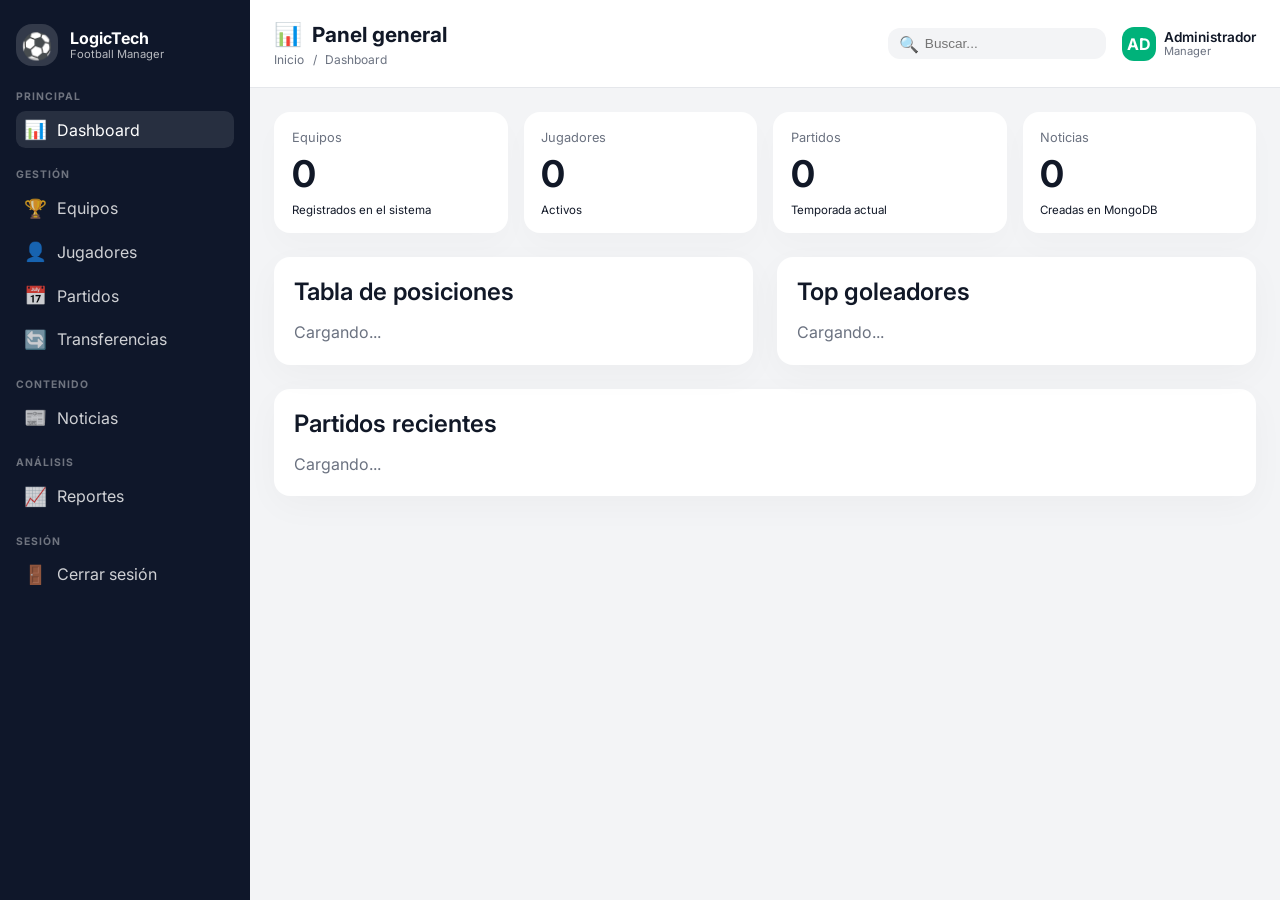
<file: app/FRONT/templates/index.html>
<!DOCTYPE html>
<html lang="es">
<head>
  <meta charset="UTF-8" />
  <title>Dashboard | LogicTech Football</title>
  <meta name="viewport" content="width=device-width,initial-scale=1.0" />
  <link href="https://fonts.googleapis.com/css2?family=Inter:wght@300;400;500;600;700;800&family=Poppins:wght@400;500;600;700;800&display=swap" rel="stylesheet" />
  <link rel="stylesheet" href="../static/css/main.css" />
  <link rel="stylesheet" href="../static/css/dashboard.css" />
</head>
<body>
  <div class="app-container">
    <aside class="sidebar">
      <div class="sidebar-header">
        <a href="index.html" class="logo">
          <div class="logo-icon">⚽</div>
          <div class="logo-text">
            <span class="logo-title">LogicTech</span>
            <span class="logo-subtitle">Football Manager</span>
          </div>
        </a>
      </div>
      <nav class="sidebar-nav">
        <div class="nav-section">
          <h3 class="nav-section-title">Principal</h3>
          <div class="nav-item">
            <a href="index.html" class="nav-link active">
              <span class="nav-icon">📊</span>
              <span class="nav-text">Dashboard</span>
            </a>
          </div>
        </div>

        <div class="nav-section">
          <h3 class="nav-section-title">Gestión</h3>
          <div class="nav-item">
            <a href="equipos.html" class="nav-link">
              <span class="nav-icon">🏆</span>
              <span class="nav-text">Equipos</span>
            </a>
          </div>
          <div class="nav-item">
            <a href="jugadores.html" class="nav-link">
              <span class="nav-icon">👤</span>
              <span class="nav-text">Jugadores</span>
            </a>
          </div>
          <div class="nav-item">
            <a href="partidos.html" class="nav-link">
              <span class="nav-icon">📅</span>
              <span class="nav-text">Partidos</span>
            </a>
          </div>
          <div class="nav-item">
            <a href="transferencias.html" class="nav-link">
              <span class="nav-icon">🔄</span>
              <span class="nav-text">Transferencias</span>
            </a>
          </div>
        </div>

        <div class="nav-section">
          <h3 class="nav-section-title">Contenido</h3>
          <div class="nav-item">
            <a href="noticias.html" class="nav-link">
              <span class="nav-icon">📰</span>
              <span class="nav-text">Noticias</span>
            </a>
          </div>
        </div>

        <div class="nav-section">
          <h3 class="nav-section-title">Análisis</h3>
          <div class="nav-item">
            <a href="reportes.html" class="nav-link">
              <span class="nav-icon">📈</span>
              <span class="nav-text">Reportes</span>
            </a>
          </div>
        </div>

        <div class="nav-section">
          <h3 class="nav-section-title">Sesión</h3>
          <div class="nav-item">
            <a href="login.html" class="nav-link" id="logout-link">
              <span class="nav-icon">🚪</span>
              <span class="nav-text">Cerrar sesión</span>
            </a>
          </div>
        </div>
      </nav>
    </aside>

    <main class="main-content">
      <header class="header">
        <div class="header-left">
          <h1 class="page-title">
            <span class="page-title-icon">📊</span>
            Panel general
          </h1>
          <div class="breadcrumb">
            <span class="breadcrumb-item">Inicio</span>
            <span class="breadcrumb-separator">/</span>
            <span class="breadcrumb-item">Dashboard</span>
          </div>
        </div>

        <div class="header-right">
          <div class="search-bar">
            <span class="search-icon">🔍</span>
            <input type="text" class="search-input" placeholder="Buscar..." />
          </div>
          <div class="user-profile">
            <div class="user-avatar" id="user-avatar">AD</div>
            <div class="user-info">
              <div class="user-name" id="user-name">Administrador</div>
              <div class="user-role">Manager</div>
            </div>
          </div>
        </div>
      </header>

      <div class="content">
        <div class="stats-grid">
          <div class="stat-card">
            <div class="stat-title">Equipos</div>
            <div class="stat-value" id="stat-equipos">0</div>
            <div class="stat-footer">Registrados en el sistema</div>
          </div>
          <div class="stat-card">
            <div class="stat-title">Jugadores</div>
            <div class="stat-value" id="stat-jugadores">0</div>
            <div class="stat-footer">Activos</div>
          </div>
          <div class="stat-card">
            <div class="stat-title">Partidos</div>
            <div class="stat-value" id="stat-partidos">0</div>
            <div class="stat-footer">Temporada actual</div>
          </div>
          <div class="stat-card">
            <div class="stat-title">Noticias</div>
            <div class="stat-value" id="stat-noticias">0</div>
            <div class="stat-footer">Creadas en MongoDB</div>
          </div>
        </div>

        <div class="grid-2">
          <div class="card">
            <h2 class="card-title">Tabla de posiciones</h2>
            <div id="tabla-posiciones" class="table-container small">
              <p class="muted">Cargando...</p>
            </div>
          </div>

          <div class="card">
            <h2 class="card-title">Top goleadores</h2>
            <div id="top-goleadores">
              <p class="muted">Cargando...</p>
            </div>
          </div>
        </div>

        <div class="card">
          <h2 class="card-title">Partidos recientes</h2>
          <div id="recent-matches" class="matches-grid">
            <p class="muted">Cargando...</p>
          </div>
        </div>
      </div>
    </main>
  </div>

  <div class="toast-container" id="toast-container"></div>

  <script src="../static/js/config.js"></script>
  <script src="../static/js/api.js"></script>
  <script src="../static/js/ui.js"></script>
  <script src="../static/js/dashboard.js"></script>
</body>
</html>
</file>
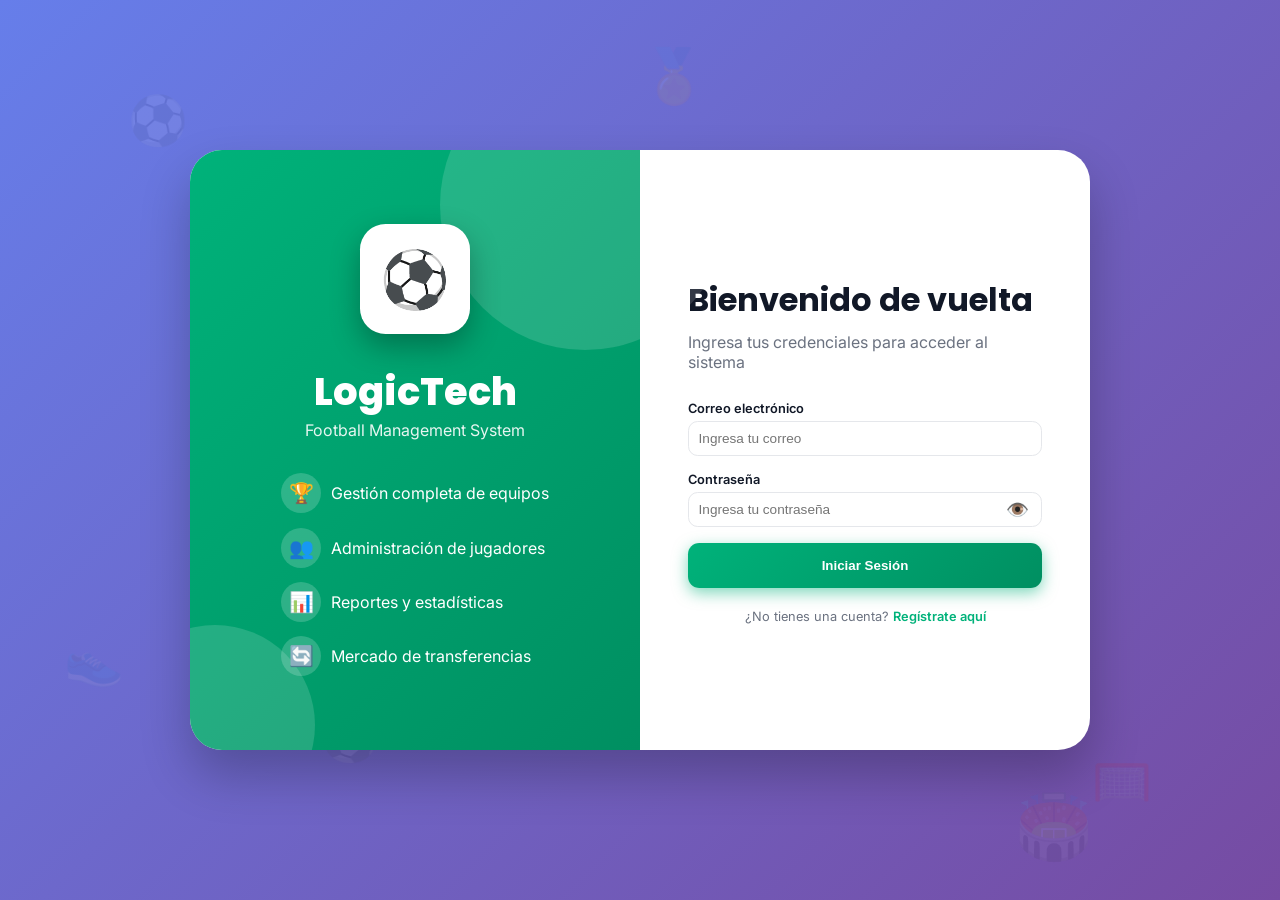
<file: app/FRONT/templates/equipos.html>
<!DOCTYPE html>
<html lang="es">
<head>
  <meta charset="UTF-8" />
  <title>Equipos | LogicTech Football</title>
  <meta name="viewport" content="width=device-width,initial-scale=1.0" />
  <link href="https://fonts.googleapis.com/css2?family=Inter:wght@300;400;500;600;700;800&family=Poppins:wght@400;500;600;700;800&display=swap" rel="stylesheet" />
  <link rel="stylesheet" href="../static/css/main.css" />
  <link rel="stylesheet" href="../static/css/equipos.css" />
</head>
<body>
  <div class="app-container">
    <aside class="sidebar">
      <div class="sidebar-header">
        <a href="index.html" class="logo">
          <div class="logo-icon">⚽</div>
          <div class="logo-text">
            <span class="logo-title">LogicTech</span>
            <span class="logo-subtitle">Football Manager</span>
          </div>
        </a>
      </div>
      <nav class="sidebar-nav">
        <div class="nav-section">
          <h3 class="nav-section-title">Principal</h3>
          <div class="nav-item">
            <a href="index.html" class="nav-link">
              <span class="nav-icon">📊</span>
              <span class="nav-text">Dashboard</span>
            </a>
          </div>
        </div>
        <div class="nav-section">
          <h3 class="nav-section-title">Gestión</h3>
          <div class="nav-item">
            <a href="equipos.html" class="nav-link active">
              <span class="nav-icon">🏆</span>
              <span class="nav-text">Equipos</span>
            </a>
          </div>
          <div class="nav-item">
            <a href="jugadores.html" class="nav-link">
              <span class="nav-icon">👤</span>
              <span class="nav-text">Jugadores</span>
            </a>
          </div>
          <div class="nav-item">
            <a href="partidos.html" class="nav-link">
              <span class="nav-icon">📅</span>
              <span class="nav-text">Partidos</span>
            </a>
          </div>
          <div class="nav-item">
            <a href="transferencias.html" class="nav-link">
              <span class="nav-icon">🔄</span>
              <span class="nav-text">Transferencias</span>
            </a>
          </div>
        </div>
        <div class="nav-section">
          <h3 class="nav-section-title">Contenido</h3>
          <div class="nav-item">
            <a href="noticias.html" class="nav-link">
              <span class="nav-icon">📰</span>
              <span class="nav-text">Noticias</span>
            </a>
          </div>
        </div>
        <div class="nav-section">
          <h3 class="nav-section-title">Análisis</h3>
          <div class="nav-item">
            <a href="reportes.html" class="nav-link">
              <span class="nav-icon">📈</span>
              <span class="nav-text">Reportes</span>
            </a>
          </div>
        </div>
        <div class="nav-section">
          <h3 class="nav-section-title">Sesión</h3>
          <div class="nav-item">
            <a href="login.html" class="nav-link" id="logout-link">
              <span class="nav-icon">🚪</span>
              <span class="nav-text">Cerrar sesión</span>
            </a>
          </div>
        </div>
      </nav>
    </aside>

    <main class="main-content">
      <header class="header">
        <div class="header-left">
          <h1 class="page-title">
            <span class="page-title-icon">🏆</span>Equipos
          </h1>
          <div class="breadcrumb">
            <span class="breadcrumb-item">Inicio</span>
            <span class="breadcrumb-separator">/</span>
            <span class="breadcrumb-item">Equipos</span>
          </div>
        </div>
        <div class="header-right">
          <div class="search-bar">
            <span class="search-icon">🔍</span>
            <input type="text" class="search-input" id="search-equipos" placeholder="Buscar equipo..." />
          </div>
          <button class="btn btn-primary" id="btn-nuevo-equipo">➕ Nuevo equipo</button>
        </div>
      </header>

      <div class="content">
        <div class="card">
          <h2 class="card-title">Listado de equipos</h2>
          <div class="table-container" id="equipos-table-container">
            <table class="table" id="equipos-table">
              <thead>
                <tr>
                  <th>ID</th>
                  <th>Nombre</th>
                  <th>Ciudad</th>
                  <th>Estadio</th>
                  <th>Presupuesto</th>
                  <th>Acciones</th>
                </tr>
              </thead>
              <tbody>
                <tr>
                  <td colspan="6" class="text-center muted">Cargando...</td>
                </tr>
              </tbody>
            </table>
          </div>
        </div>
      </div>
    </main>
  </div>

  <div class="modal-overlay" id="equipo-modal" style="display:none;">
    <div class="modal">
      <div class="modal-header">
        <h2 class="modal-title" id="equipo-modal-title">Nuevo equipo</h2>
        <button class="modal-close" data-close-modal>×</button>
      </div>
      <div class="modal-body">
        <form id="equipo-form">
          <input type="hidden" id="equipo-id" />
          <div class="form-group">
            <label class="form-label" for="equipo-nombre">Nombre del equipo</label>
            <input id="equipo-nombre" type="text" class="form-control" required />
          </div>
          <div class="form-group">
            <label class="form-label" for="equipo-ciudad">Ciudad</label>
            <input id="equipo-ciudad" type="text" class="form-control" />
          </div>
          <div class="form-group">
            <label class="form-label" for="equipo-estadio">Estadio</label>
            <input id="equipo-estadio" type="text" class="form-control" />
          </div>
          <div class="form-group">
            <label class="form-label" for="equipo-presupuesto">Presupuesto</label>
            <input id="equipo-presupuesto" type="number" class="form-control" min="0" step="100000" />
          </div>
        </form>
      </div>
      <div class="modal-footer">
        <button class="btn btn-secondary" data-close-modal>Cancelar</button>
        <button class="btn btn-primary" id="btn-guardar-equipo">Guardar</button>
      </div>
    </div>
  </div>

  <div class="toast-container" id="toast-container"></div>

  <script src="../static/js/config.js"></script>
  <script src="../static/js/api.js"></script>
  <script src="../static/js/ui.js"></script>
  <script src="../static/js/equipos.js"></script>
</body>
</html>
</file>
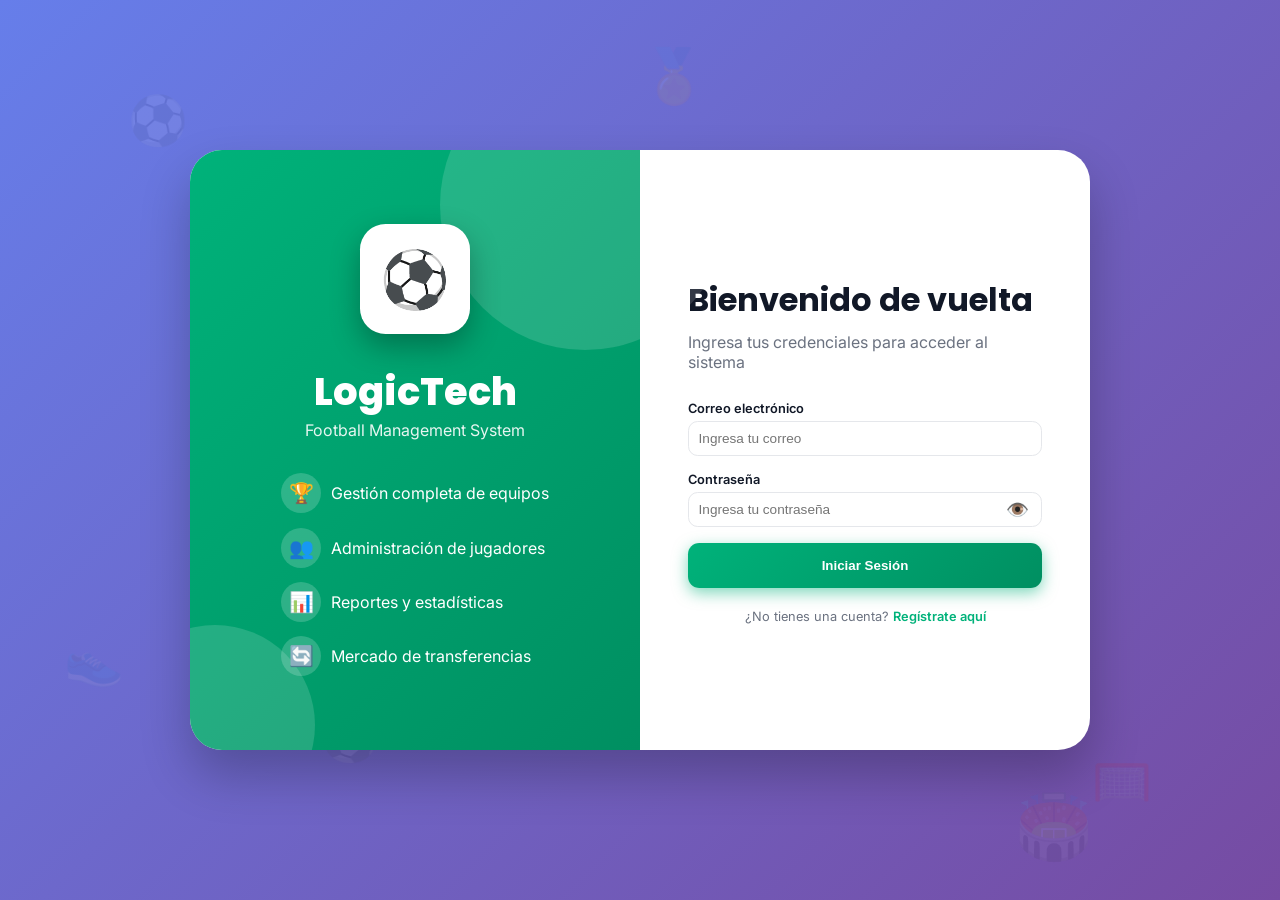
<file: app/FRONT/templates/jugadores.html>
<!DOCTYPE html>
<html lang="es">
<head>
  <meta charset="UTF-8" />
  <title>Jugadores | LogicTech Football</title>
  <meta name="viewport" content="width=device-width,initial-scale=1.0" />
  <link href="https://fonts.googleapis.com/css2?family=Inter:wght@300;400;500;600;700;800&family=Poppins:wght@400;500;600;700;800&display=swap" rel="stylesheet" />
  <link rel="stylesheet" href="../static/css/main.css" />
  <link rel="stylesheet" href="../static/css/jugadores.css" />
</head>
<body>
  <div class="app-container">
    <aside class="sidebar">
      <div class="sidebar-header">
        <a href="index.html" class="logo">
          <div class="logo-icon">⚽</div>
          <div class="logo-text">
            <span class="logo-title">LogicTech</span>
            <span class="logo-subtitle">Football Manager</span>
          </div>
        </a>
      </div>
      <nav class="sidebar-nav">
        <div class="nav-section">
          <h3 class="nav-section-title">Principal</h3>
          <div class="nav-item">
            <a href="index.html" class="nav-link">
              <span class="nav-icon">📊</span>
              <span class="nav-text">Dashboard</span>
            </a>
          </div>
        </div>
        <div class="nav-section">
          <h3 class="nav-section-title">Gestión</h3>
          <div class="nav-item">
            <a href="equipos.html" class="nav-link">
              <span class="nav-icon">🏆</span>
              <span class="nav-text">Equipos</span>
            </a>
          </div>
          <div class="nav-item">
            <a href="jugadores.html" class="nav-link active">
              <span class="nav-icon">👤</span>
              <span class="nav-text">Jugadores</span>
            </a>
          </div>
          <div class="nav-item">
            <a href="partidos.html" class="nav-link">
              <span class="nav-icon">📅</span>
              <span class="nav-text">Partidos</span>
            </a>
          </div>
          <div class="nav-item">
            <a href="transferencias.html" class="nav-link">
              <span class="nav-icon">🔄</span>
              <span class="nav-text">Transferencias</span>
            </a>
          </div>
        </div>
        <div class="nav-section">
          <h3 class="nav-section-title">Contenido</h3>
          <div class="nav-item">
            <a href="noticias.html" class="nav-link">
              <span class="nav-icon">📰</span>
              <span class="nav-text">Noticias</span>
            </a>
          </div>
        </div>
        <div class="nav-section">
          <h3 class="nav-section-title">Análisis</h3>
          <div class="nav-item">
            <a href="reportes.html" class="nav-link">
              <span class="nav-icon">📈</span>
              <span class="nav-text">Reportes</span>
            </a>
          </div>
        </div>
        <div class="nav-section">
          <h3 class="nav-section-title">Sesión</h3>
          <div class="nav-item">
            <a href="login.html" class="nav-link" id="logout-link">
              <span class="nav-icon">🚪</span>
              <span class="nav-text">Cerrar sesión</span>
            </a>
          </div>
        </div>
      </nav>
    </aside>

    <main class="main-content">
      <header class="header">
        <div class="header-left">
          <h1 class="page-title"><span class="page-title-icon">👤</span>Jugadores</h1>
          <div class="breadcrumb">
            <span class="breadcrumb-item">Inicio</span>
            <span class="breadcrumb-separator">/</span>
            <span class="breadcrumb-item">Jugadores</span>
          </div>
        </div>
        <div class="header-right">
          <div class="search-bar">
            <span class="search-icon">🔍</span>
            <input type="text" class="search-input" id="search-jugadores" placeholder="Buscar jugador..." />
          </div>
          <button class="btn btn-primary" id="btn-nuevo-jugador">➕ Nuevo jugador</button>
        </div>
      </header>

      <div class="content">
        <div class="card">
          <h2 class="card-title">Listado de jugadores</h2>
          <div class="table-container" id="jugadores-table-container">
            <table class="table" id="jugadores-table">
              <thead>
                <tr>
                  <th>ID</th>
                  <th>Nombre</th>
                  <th>Posición</th>
                  <th>Equipo</th>
                  <th>Dorsal</th>
                  <th>Goles</th>
                  <th>Acciones</th>
                </tr>
              </thead>
              <tbody>
                <tr>
                  <td colspan="7" class="text-center muted">Cargando...</td>
                </tr>
              </tbody>
            </table>
          </div>
        </div>
      </div>
    </main>
  </div>

  <!-- Modal jugador -->
  <div class="modal-overlay" id="jugador-modal" style="display:none;">
    <div class="modal">
      <div class="modal-header">
        <h2 class="modal-title" id="jugador-modal-title">Nuevo jugador</h2>
        <button class="modal-close" data-close-modal>×</button>
      </div>
      <div class="modal-body">
        <form id="jugador-form">
          <input type="hidden" id="jugador-id" />
          <div class="form-group">
            <label class="form-label" for="jugador-nombre">Nombre completo</label>
            <input id="jugador-nombre" type="text" class="form-control" required />
          </div>
          <div class="form-group">
            <label class="form-label" for="jugador-posicion">Posición</label>
            <select id="jugador-posicion" class="form-control">
              <option value="Portero">Portero</option>
              <option value="Defensa">Defensa</option>
              <option value="Mediocampo">Mediocampo</option>
              <option value="Delantero">Delantero</option>
            </select>
          </div>
          <div class="form-group">
            <label class="form-label" for="jugador-equipo">Equipo</label>
            <select id="jugador-equipo" class="form-control"></select>
          </div>
          <div class="form-group">
            <label class="form-label" for="jugador-dorsal">Dorsal</label>
            <input id="jugador-dorsal" type="number" class="form-control" min="1" max="99" />
          </div>
          <div class="form-group">
            <label class="form-label" for="jugador-goles">Goles</label>
            <input id="jugador-goles" type="number" class="form-control" min="0" />
          </div>
        </form>
      </div>
      <div class="modal-footer">
        <button class="btn btn-secondary" data-close-modal>Cancelar</button>
        <button class="btn btn-primary" id="btn-guardar-jugador">Guardar</button>
      </div>
    </div>
  </div>

  <div class="toast-container" id="toast-container"></div>

  <script src="../static/js/config.js"></script>
  <script src="../static/js/api.js"></script>
  <script src="../static/js/ui.js"></script>
  <script src="../static/js/jugadores.js"></script>
</body>
</html>
</file>
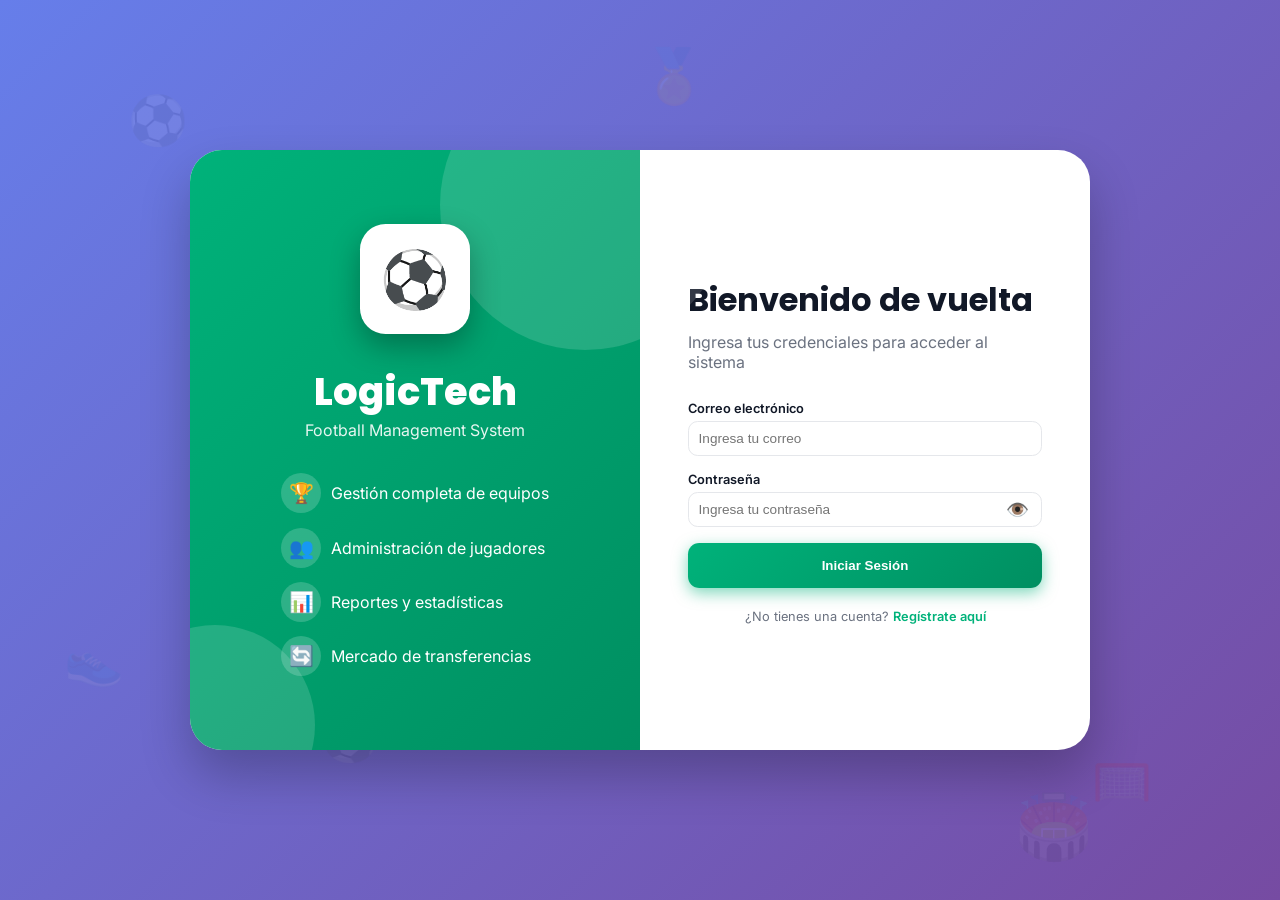
<file: app/FRONT/templates/login.html>
<!DOCTYPE html>
<html lang="es">
<head>
  <meta charset="UTF-8" />
  <meta name="viewport" content="width=device-width,initial-scale=1.0" />
  <title>Login | LogicTech Football</title>
  <link rel="preconnect" href="https://fonts.googleapis.com" />
  <link rel="preconnect" href="https://fonts.gstatic.com" crossorigin />
  <link href="https://fonts.googleapis.com/css2?family=Inter:wght@300;400;500;600;700;800&family=Poppins:wght@400;500;600;700;800&display=swap" rel="stylesheet" />
  <link rel="stylesheet" href="../static/css/main.css" />
  <link rel="stylesheet" href="../static/css/login.css" />
</head>
<body class="login-body">
  <div class="background-animation">
    <div class="football-icon">⚽</div>
    <div class="football-icon">🏆</div>
    <div class="football-icon">⚽</div>
    <div class="football-icon">🥅</div>
    <div class="football-icon">🎯</div>
    <div class="football-icon">👟</div>
    <div class="football-icon">🧤</div>
    <div class="football-icon">⚽</div>
    <div class="football-icon">🏅</div>
    <div class="football-icon">🏟️</div>
  </div>

  <div class="login-container">
    <div class="login-branding">
      <div class="brand-logo">⚽</div>
      <h1 class="brand-title">LogicTech</h1>
      <p class="brand-subtitle">Football Management System</p>

      <div class="brand-features">
        <div class="feature-item">
          <div class="feature-icon">🏆</div>
          <span>Gestión completa de equipos</span>
        </div>
        <div class="feature-item">
          <div class="feature-icon">👥</div>
          <span>Administración de jugadores</span>
        </div>
        <div class="feature-item">
          <div class="feature-icon">📊</div>
          <span>Reportes y estadísticas</span>
        </div>
        <div class="feature-item">
          <div class="feature-icon">🔄</div>
          <span>Mercado de transferencias</span>
        </div>
      </div>
    </div>

    <div class="login-form-container">
      <div class="login-header">
        <h2 class="login-title">Bienvenido de vuelta</h2>
        <p class="login-subtitle">Ingresa tus credenciales para acceder al sistema</p>
      </div>

      <form id="loginForm">
  <div class="form-group">
    <label class="form-label" for="email">Correo electrónico</label>
    <input type="email" class="form-control" id="email" placeholder="Ingresa tu correo" required autocomplete="username" />
    <div class="form-error" id="email-error"></div>
  </div>

  <div class="form-group">
    <label class="form-label" for="password">Contraseña</label>
    <div class="password-field">
      <input type="password" class="form-control" id="password" placeholder="Ingresa tu contraseña" required autocomplete="current-password" />
      <button type="button" class="password-toggle" data-toggle-pass>👁️</button>
    </div>
    <div class="form-error" id="password-error"></div>
  </div>

  <button type="submit" class="btn-login" id="login-btn">
    <span id="login-text">Iniciar Sesión</span>
    <span id="login-spinner" class="d-none">
      <span class="loading-spinner"></span>
    </span>
  </button>
</form>


      <div class="login-footer">
        ¿No tienes una cuenta?
        <a href="registro.html">Regístrate aquí</a>
      </div>
    </div>
  </div>

  <div class="toast-container" id="toast-container"></div>

  <script src="../static/js/config.js"></script>
  <script src="../static/js/api.js"></script>
  <script src="../static/js/ui.js"></script>
  <script src="../static/js/login.js"></script>
</body>
</html>
</file>
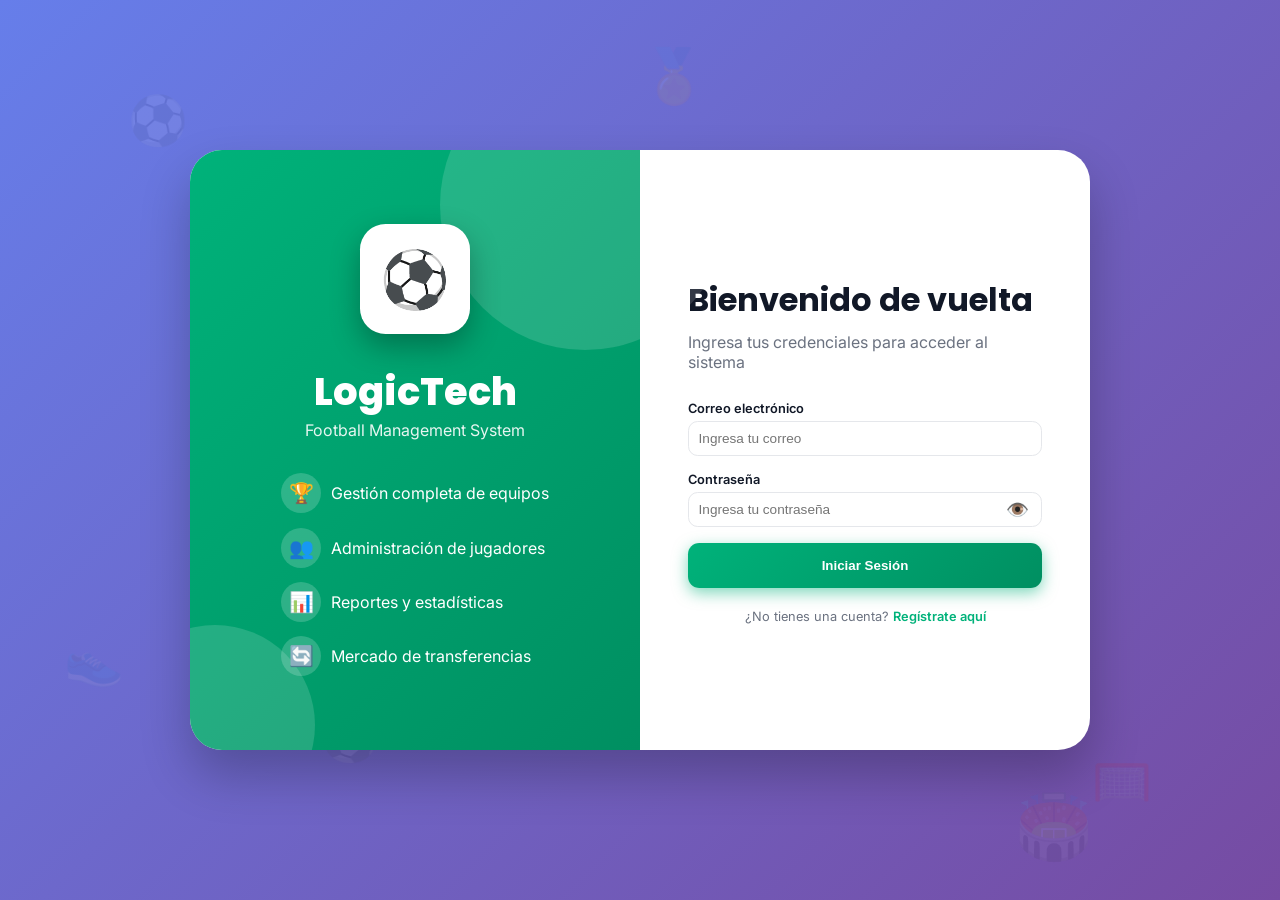
<file: app/FRONT/templates/noticias.html>
<!DOCTYPE html>
<html lang="es">
<head>
  <meta charset="UTF-8" />
  <title>Noticias | LogicTech Football</title>
  <meta name="viewport" content="width=device-width,initial-scale=1.0" />
  <link rel="preconnect" href="https://fonts.googleapis.com" />
  <link rel="preconnect" href="https://fonts.gstatic.com" crossorigin />
  <link href="https://fonts.googleapis.com/css2?family=Inter:wght@300;400;500;600;700;800&family=Poppins:wght@400;500;600;700;800&display=swap" rel="stylesheet" />
  <link rel="stylesheet" href="../static/css/main.css" />
  <link rel="stylesheet" href="../static/css/noticias.css" />
</head>
<body>
  <div class="app-container">
    <aside class="sidebar">
      <div class="sidebar-header">
        <a href="index.html" class="logo">
          <div class="logo-icon">⚽</div>
          <div class="logo-text">
            <span class="logo-title">LogicTech</span>
            <span class="logo-subtitle">Football Manager</span>
          </div>
        </a>
      </div>

      <nav class="sidebar-nav">
        <div class="nav-section">
          <h3 class="nav-section-title">Principal</h3>
          <div class="nav-item">
            <a href="index.html" class="nav-link">
              <span class="nav-icon">📊</span>
              <span class="nav-text">Dashboard</span>
            </a>
          </div>
        </div>

        <div class="nav-section">
          <h3 class="nav-section-title">Gestión</h3>
          <div class="nav-item">
            <a href="equipos.html" class="nav-link">
              <span class="nav-icon">🏆</span>
              <span class="nav-text">Equipos</span>
            </a>
          </div>
          <div class="nav-item">
            <a href="jugadores.html" class="nav-link">
              <span class="nav-icon">👤</span>
              <span class="nav-text">Jugadores</span>
            </a>
          </div>
          <div class="nav-item">
            <a href="partidos.html" class="nav-link">
              <span class="nav-icon">📅</span>
              <span class="nav-text">Partidos</span>
            </a>
          </div>
          <div class="nav-item">
            <a href="transferencias.html" class="nav-link">
              <span class="nav-icon">🔄</span>
              <span class="nav-text">Transferencias</span>
            </a>
          </div>
        </div>

        <div class="nav-section">
          <h3 class="nav-section-title">Contenido</h3>
          <div class="nav-item">
            <a href="noticias.html" class="nav-link active">
              <span class="nav-icon">📰</span>
              <span class="nav-text">Noticias</span>
            </a>
          </div>
        </div>

        <div class="nav-section">
          <h3 class="nav-section-title">Análisis</h3>
          <div class="nav-item">
            <a href="reportes.html" class="nav-link">
              <span class="nav-icon">📈</span>
              <span class="nav-text">Reportes</span>
            </a>
          </div>
        </div>

        <div class="nav-section">
          <h3 class="nav-section-title">Sesión</h3>
          <div class="nav-item">
            <a href="login.html" class="nav-link" id="logout-link">
              <span class="nav-icon">🚪</span>
              <span class="nav-text">Cerrar sesión</span>
            </a>
          </div>
        </div>
      </nav>
    </aside>

    <main class="main-content">
      <header class="header">
        <div class="header-left">
          <h1 class="page-title">
            <span class="page-title-icon">📰</span>Noticias
          </h1>
          <div class="breadcrumb">
            <span class="breadcrumb-item">Inicio</span>
            <span class="breadcrumb-separator">/</span>
            <span class="breadcrumb-item">Noticias</span>
          </div>
        </div>
        <div class="header-right">
          <div class="search-bar">
            <span class="search-icon">🔍</span>
            <input type="text" class="search-input" id="search-noticias" placeholder="Buscar noticias..." />
          </div>
          <div class="user-profile">
            <div class="user-avatar">AD</div>
            <div class="user-info">
              <div class="user-name" id="user-name">Administrador</div>
              <div class="user-role">Manager</div>
            </div>
          </div>
        </div>
      </header>

      <div class="content">
        <div class="actions-bar">
          <div>
            <h2 class="section-title">Gestión de noticias</h2>
            <p class="section-subtitle">Administra las noticias de la liga</p>
          </div>
          <div class="actions-right">
            <div class="view-selector">
              <button class="view-btn active" data-view="grid">▦</button>
              <button class="view-btn" data-view="list">☰</button>
            </div>
            <button class="btn btn-primary" id="btn-crear-noticia">➕ Nueva Noticia</button>
          </div>
        </div>

        <div class="filters-bar">
          <div class="filter-group">
            <span class="filter-label">Filtrar por:</span>
            <select class="form-control" id="filter-tag">
              <option value="">Todas las categorías</option>
              <option value="Fichajes">Fichajes</option>
              <option value="Partidos">Partidos</option>
              <option value="Entrevistas">Entrevistas</option>
              <option value="Lesiones">Lesiones</option>
              <option value="General">General</option>
            </select>
          </div>
          <div class="filter-group">
            <span class="filter-label">Ordenar:</span>
            <select class="form-control" id="sort-by">
              <option value="fecha_desc">Más recientes</option>
              <option value="fecha_asc">Más antiguas</option>
              <option value="titulo">Por título</option>
            </select>
          </div>
          <button class="btn btn-secondary" id="btn-limpiar-filtros">🔄 Limpiar filtros</button>
        </div>

        <div id="news-container" class="news-grid">
          <div class="muted center-full">Cargando noticias...</div>
        </div>

        <div id="pagination-container" class="pagination"></div>
      </div>
    </main>
  </div>

  <!-- Modal noticia -->
  <div class="modal-overlay" id="noticia-modal" style="display:none;">
    <div class="modal modal-lg">
      <div class="modal-header">
        <h2 class="modal-title" id="modal-title">Nueva noticia</h2>
        <button class="modal-close" data-close-modal>×</button>
      </div>
      <div class="modal-body">
        <form id="noticia-form">
          <input type="hidden" id="noticia-id" />
          <div class="form-group">
            <label class="form-label form-label-required" for="titulo">Título</label>
            <input id="titulo" type="text" class="form-control" required maxlength="200" />
          </div>
          <div class="form-group">
            <label class="form-label form-label-required" for="contenido">Contenido</label>
            <textarea id="contenido" class="form-control" rows="7" required></textarea>
          </div>
          <div class="grid-2 gap-1">
            <div class="form-group">
              <label class="form-label" for="autor">Autor</label>
              <input id="autor" type="text" class="form-control" />
            </div>
            <div class="form-group">
              <label class="form-label" for="tag">Categoría</label>
              <select id="tag" class="form-control">
                <option value="General">General</option>
                <option value="Fichajes">Fichajes</option>
                <option value="Partidos">Partidos</option>
                <option value="Entrevistas">Entrevistas</option>
                <option value="Lesiones">Lesiones</option>
              </select>
            </div>
          </div>
          <div class="form-group">
            <label class="form-label" for="imagen">URL imagen (opcional)</label>
            <input id="imagen" type="url" class="form-control" placeholder="https://..." />
          </div>
        </form>
      </div>
      <div class="modal-footer">
        <button class="btn btn-secondary" data-close-modal>Cancelar</button>
        <button class="btn btn-primary" id="btn-guardar-noticia">Guardar</button>
      </div>
    </div>
  </div>

  <div class="toast-container" id="toast-container"></div>

  <script src="../static/js/config.js"></script>
  <script src="../static/js/api.js"></script>
  <script src="../static/js/ui.js"></script>
  <script src="../static/js/noticias.js"></script>
</body>
</html>
</file>
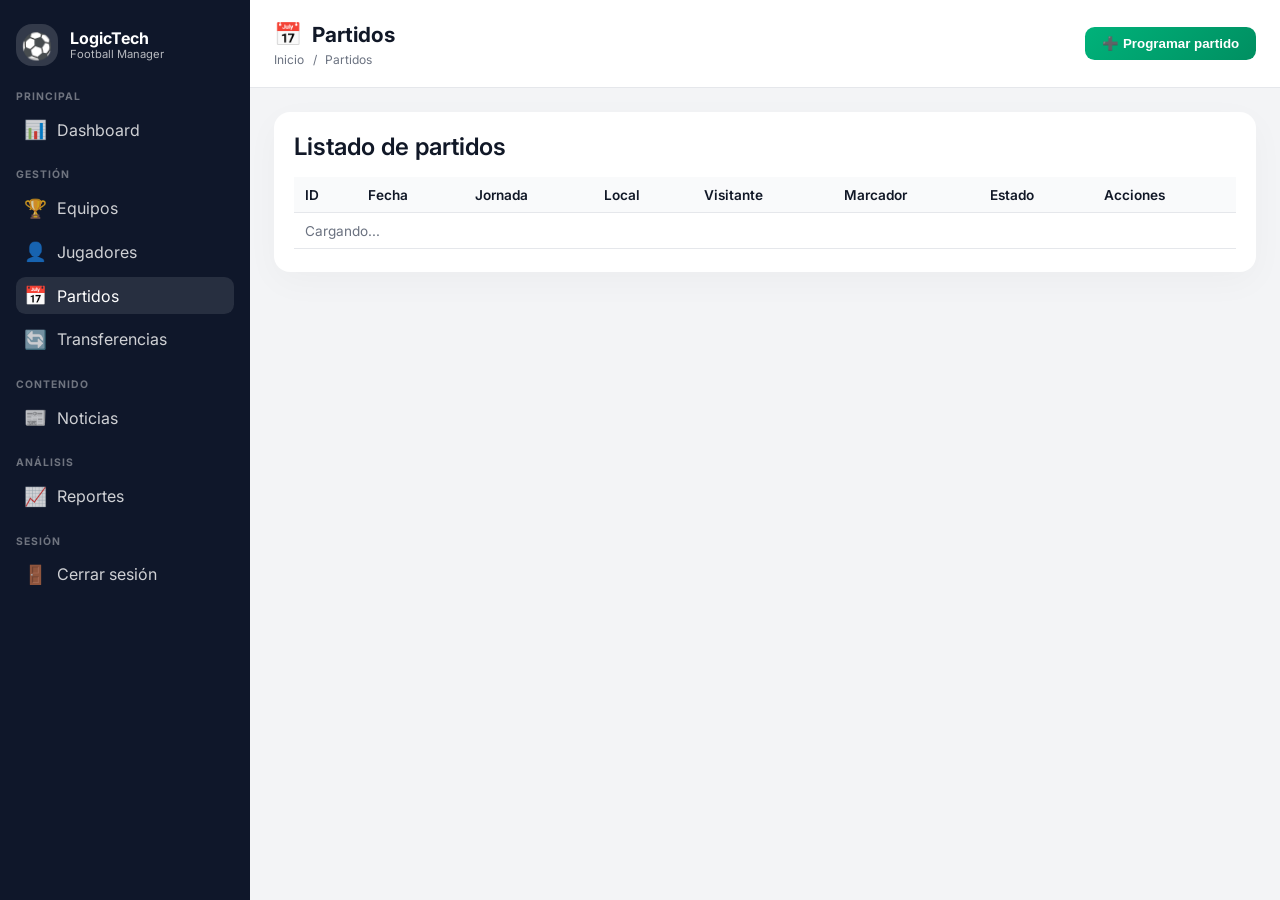
<file: app/FRONT/templates/partidos.html>
<!DOCTYPE html>
<html lang="es">
<head>
  <meta charset="UTF-8" />
  <title>Partidos | LogicTech Football</title>
  <meta name="viewport" content="width=device-width,initial-scale=1.0" />
  <link href="https://fonts.googleapis.com/css2?family=Inter:wght@300;400;500;600;700;800&family=Poppins:wght@400;500;600;700;800&display=swap" rel="stylesheet" />
  <link rel="stylesheet" href="../static/css/main.css" />
  <link rel="stylesheet" href="../static/css/partidos.css" />
</head>
<body>
  <div class="app-container">
    <aside class="sidebar">
      <div class="sidebar-header">
        <a href="index.html" class="logo">
          <div class="logo-icon">⚽</div>
          <div class="logo-text">
            <span class="logo-title">LogicTech</span>
            <span class="logo-subtitle">Football Manager</span>
          </div>
        </a>
      </div>
      <nav class="sidebar-nav">
        <div class="nav-section">
          <h3 class="nav-section-title">Principal</h3>
          <div class="nav-item">
            <a href="index.html" class="nav-link">
              <span class="nav-icon">📊</span>
              <span class="nav-text">Dashboard</span>
            </a>
          </div>
        </div>
        <div class="nav-section">
          <h3 class="nav-section-title">Gestión</h3>
          <div class="nav-item">
            <a href="equipos.html" class="nav-link">
              <span class="nav-icon">🏆</span>
              <span class="nav-text">Equipos</span>
            </a>
          </div>
          <div class="nav-item">
            <a href="jugadores.html" class="nav-link">
              <span class="nav-icon">👤</span>
              <span class="nav-text">Jugadores</span>
            </a>
          </div>
          <div class="nav-item">
            <a href="partidos.html" class="nav-link active">
              <span class="nav-icon">📅</span>
              <span class="nav-text">Partidos</span>
            </a>
          </div>
          <div class="nav-item">
            <a href="transferencias.html" class="nav-link">
              <span class="nav-icon">🔄</span>
              <span class="nav-text">Transferencias</span>
            </a>
          </div>
        </div>
        <div class="nav-section">
          <h3 class="nav-section-title">Contenido</h3>
          <div class="nav-item">
            <a href="noticias.html" class="nav-link">
              <span class="nav-icon">📰</span>
              <span class="nav-text">Noticias</span>
            </a>
          </div>
        </div>
        <div class="nav-section">
          <h3 class="nav-section-title">Análisis</h3>
          <div class="nav-item">
            <a href="reportes.html" class="nav-link">
              <span class="nav-icon">📈</span>
              <span class="nav-text">Reportes</span>
            </a>
          </div>
        </div>
        <div class="nav-section">
          <h3 class="nav-section-title">Sesión</h3>
          <div class="nav-item">
            <a href="login.html" class="nav-link" id="logout-link">
              <span class="nav-icon">🚪</span>
              <span class="nav-text">Cerrar sesión</span>
            </a>
          </div>
        </div>
      </nav>
    </aside>

    <main class="main-content">
      <header class="header">
        <div class="header-left">
          <h1 class="page-title">
            <span class="page-title-icon">📅</span>Partidos
          </h1>
          <div class="breadcrumb">
            <span class="breadcrumb-item">Inicio</span>
            <span class="breadcrumb-separator">/</span>
            <span class="breadcrumb-item">Partidos</span>
          </div>
        </div>
        <div class="header-right">
          <button class="btn btn-primary" id="btn-nuevo-partido">➕ Programar partido</button>
        </div>
      </header>

      <div class="content">
        <div class="card">
          <h2 class="card-title">Listado de partidos</h2>
          <div class="table-container" id="partidos-table-container">
            <table class="table" id="partidos-table">
              <thead>
                <tr>
                  <th>ID</th>
                  <th>Fecha</th>
                  <th>Jornada</th>
                  <th>Local</th>
                  <th>Visitante</th>
                  <th>Marcador</th>
                  <th>Estado</th>
                  <th>Acciones</th>
                </tr>
              </thead>
              <tbody>
                <tr>
                  <td colspan="8" class="text-center muted">Cargando...</td>
                </tr>
              </tbody>
            </table>
          </div>
        </div>
      </div>
    </main>
  </div>

  <!-- Modal partido -->
  <div class="modal-overlay" id="partido-modal" style="display:none;">
    <div class="modal">
      <div class="modal-header">
        <h2 class="modal-title" id="partido-modal-title">Programar Partido</h2>
        <button class="modal-close" data-close-modal>×</button>
      </div>
      <div class="modal-body">
        <form id="partido-form">
          <input type="hidden" id="partido-id" />
          <div class="form-group">
            <label class="form-label" for="fecha_hora">Fecha y hora</label>
            <input type="datetime-local" id="fecha_hora" class="form-control" required />
          </div>
          <div class="form-group">
            <label class="form-label" for="jornada">Jornada</label>
            <input type="number" id="jornada" class="form-control" min="1" />
          </div>
          <div class="grid-2 gap-1">
            <div class="form-group">
              <label class="form-label" for="equipo_local">Equipo local</label>
              <select id="equipo_local" class="form-control"></select>
            </div>
            <div class="form-group">
              <label class="form-label" for="equipo_visitante">Equipo visitante</label>
              <select id="equipo_visitante" class="form-control"></select>
            </div>
          </div>
          <div class="form-group">
            <label class="form-label" for="estado">Estado</label>
            <select id="estado" class="form-control">
              <option value="PROGRAMADO">PROGRAMADO</option>
              <option value="JUGADO">JUGADO</option>
              <option value="SUSPENDIDO">SUSPENDIDO</option>
            </select>
          </div>
        </form>
      </div>
      <div class="modal-footer">
        <button class="btn btn-secondary" data-close-modal>Cancelar</button>
        <button class="btn btn-primary" id="btn-guardar-partido">Guardar</button>
      </div>
    </div>
  </div>

  <div class="toast-container" id="toast-container"></div>

  <script src="../static/js/config.js"></script>
  <script src="../static/js/api.js"></script>
  <script src="../static/js/ui.js"></script>
  <script src="../static/js/partidos.js"></script>
</body>
</html>
</file>
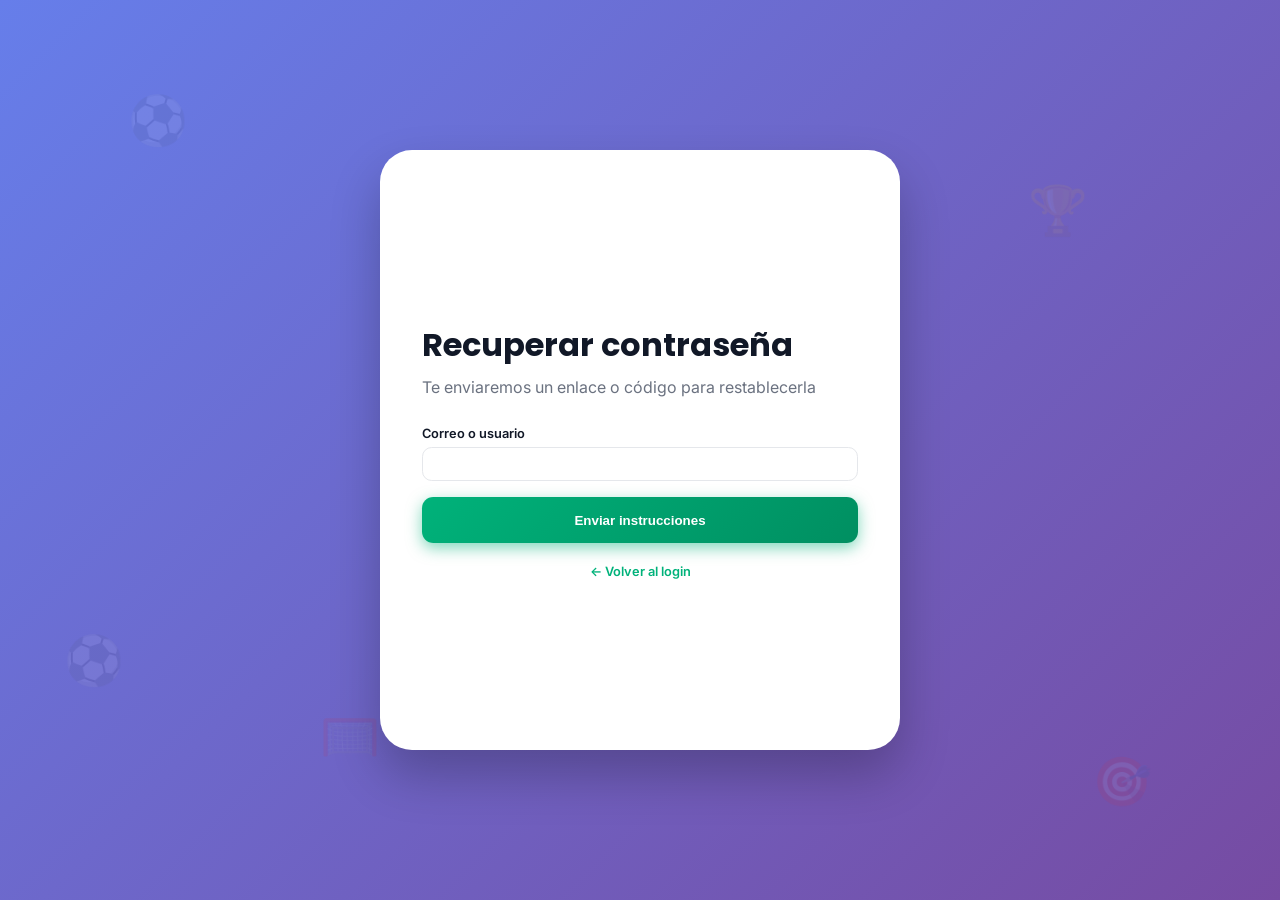
<file: app/FRONT/templates/recuperar.html>
<!DOCTYPE html>
<html lang="es">
<head>
  <meta charset="UTF-8" />
  <meta name="viewport" content="width=device-width,initial-scale=1.0" />
  <title>Recuperar contraseña | LogicTech Football</title>
  <link rel="preconnect" href="https://fonts.googleapis.com" />
  <link rel="preconnect" href="https://fonts.gstatic.com" crossorigin />
  <link href="https://fonts.googleapis.com/css2?family=Inter:wght@300;400;500;600;700;800&family=Poppins:wght@400;500;600;700;800&display=swap" rel="stylesheet" />
  <link rel="stylesheet" href="../static/css/main.css" />
  <link rel="stylesheet" href="../static/css/login.css" />
</head>
<body class="login-body">
  <div class="background-animation">
    <div class="football-icon">⚽</div>
    <div class="football-icon">🏆</div>
    <div class="football-icon">🥅</div>
    <div class="football-icon">🎯</div>
    <div class="football-icon">🏅</div>
    <div class="football-icon">⚽</div>
    <div class="football-icon">🏟️</div>
    <div class="football-icon">👟</div>
  </div>

  <div class="login-container only-form">
    <div class="login-form-container wide">
      <div class="login-header">
        <h2 class="login-title">Recuperar contraseña</h2>
        <p class="login-subtitle">Te enviaremos un enlace o código para restablecerla</p>
      </div>

      <form id="recuperar-form">
        <div class="form-group">
          <label class="form-label" for="rec-email">Correo o usuario</label>
          <input id="rec-email" type="text" class="form-control" required />
          <div class="form-error" id="rec-email-error"></div>
        </div>
        <button type="submit" class="btn-login" id="rec-btn">
          <span id="rec-text">Enviar instrucciones</span>
          <span id="rec-spinner" class="d-none"><span class="loading-spinner"></span></span>
        </button>
      </form>

      <div class="login-footer">
        <a href="login.html">← Volver al login</a>
      </div>
    </div>
  </div>

  <div class="toast-container" id="toast-container"></div>

  <script src="../static/js/config.js"></script>
  <script src="../static/js/api.js"></script>
  <script src="../static/js/ui.js"></script>
  <script src="../static/js/recuperar.js"></script>
</body>
</html>
</file>
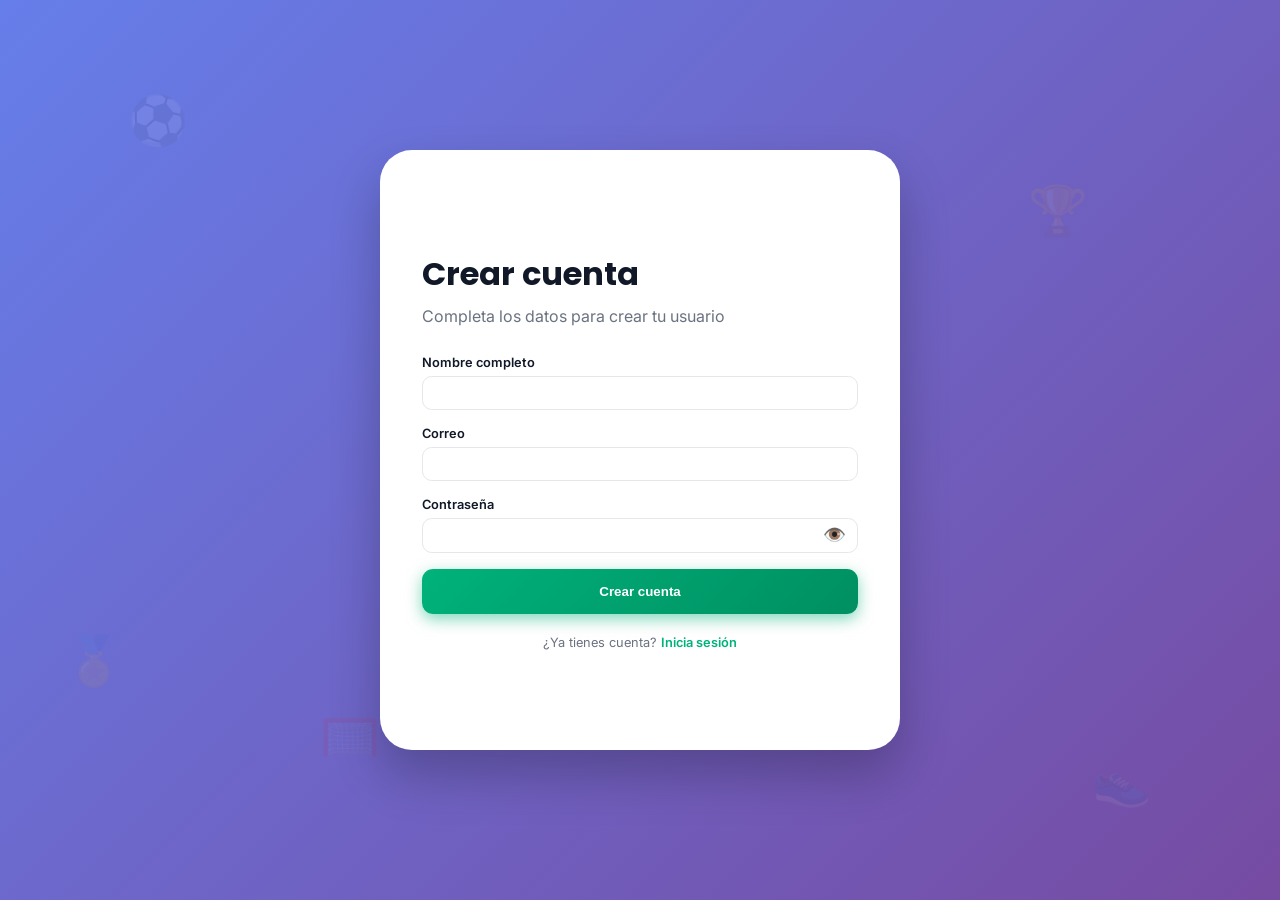
<file: app/FRONT/templates/registro.html>
<!DOCTYPE html>
<html lang="es">
<head>
  <meta charset="UTF-8" />
  <meta name="viewport" content="width=device-width,initial-scale=1.0" />
  <title>Registro | LogicTech Football</title>
  <link rel="preconnect" href="https://fonts.googleapis.com" />
  <link rel="preconnect" href="https://fonts.gstatic.com" crossorigin />
  <link href="https://fonts.googleapis.com/css2?family=Inter:wght@300;400;500;600;700;800&family=Poppins:wght@400;500;600;700;800&display=swap" rel="stylesheet" />
  <link rel="stylesheet" href="../static/css/main.css" />
  <link rel="stylesheet" href="../static/css/login.css" />
</head>
<body class="login-body">
  <div class="background-animation">
    <div class="football-icon">⚽</div>
    <div class="football-icon">🏆</div>
    <div class="football-icon">🥅</div>
    <div class="football-icon">👟</div>
    <div class="football-icon">🎯</div>
    <div class="football-icon">🏅</div>
    <div class="football-icon">⚽</div>
    <div class="football-icon">🏟️</div>
  </div>

  <div class="login-container only-form">
    <div class="login-form-container wide">
      <div class="login-header">
        <h2 class="login-title">Crear cuenta</h2>
        <p class="login-subtitle">Completa los datos para crear tu usuario</p>
      </div>

      <form id="registerForm">
  <div class="form-group">
    <label class="form-label" for="nombre">Nombre completo</label>
    <input id="nombre" type="text" class="form-control" required />
    <div class="form-error" id="nombre-error"></div>
  </div>

  <div class="form-group">
    <label class="form-label" for="email">Correo</label>
    <input id="email" type="email" class="form-control" required />
    <div class="form-error" id="email-error"></div>
  </div>

  <div class="form-group">
    <label class="form-label" for="password">Contraseña</label>
    <div class="password-field">
      <input id="password" type="password" class="form-control" minlength="6" required />
      <button type="button" class="password-toggle" data-toggle-pass>👁️</button>
    </div>
    <div class="form-error" id="password-error"></div>
  </div>

  <button type="submit" class="btn-login" id="reg-btn">
    <span id="reg-text">Crear cuenta</span>
    <span id="reg-spinner" class="d-none"><span class="loading-spinner"></span></span>
  </button>
</form>


      <div class="login-footer">
        ¿Ya tienes cuenta?
        <a href="login.html">Inicia sesión</a>
      </div>
    </div>
  </div>

  <div class="toast-container" id="toast-container"></div>

  <script src="../static/js/config.js"></script>
  <script src="../static/js/api.js"></script>
  <script src="../static/js/ui.js"></script>
  <script src="../static/js/registro.js"></script>
</body>
</html>
</file>
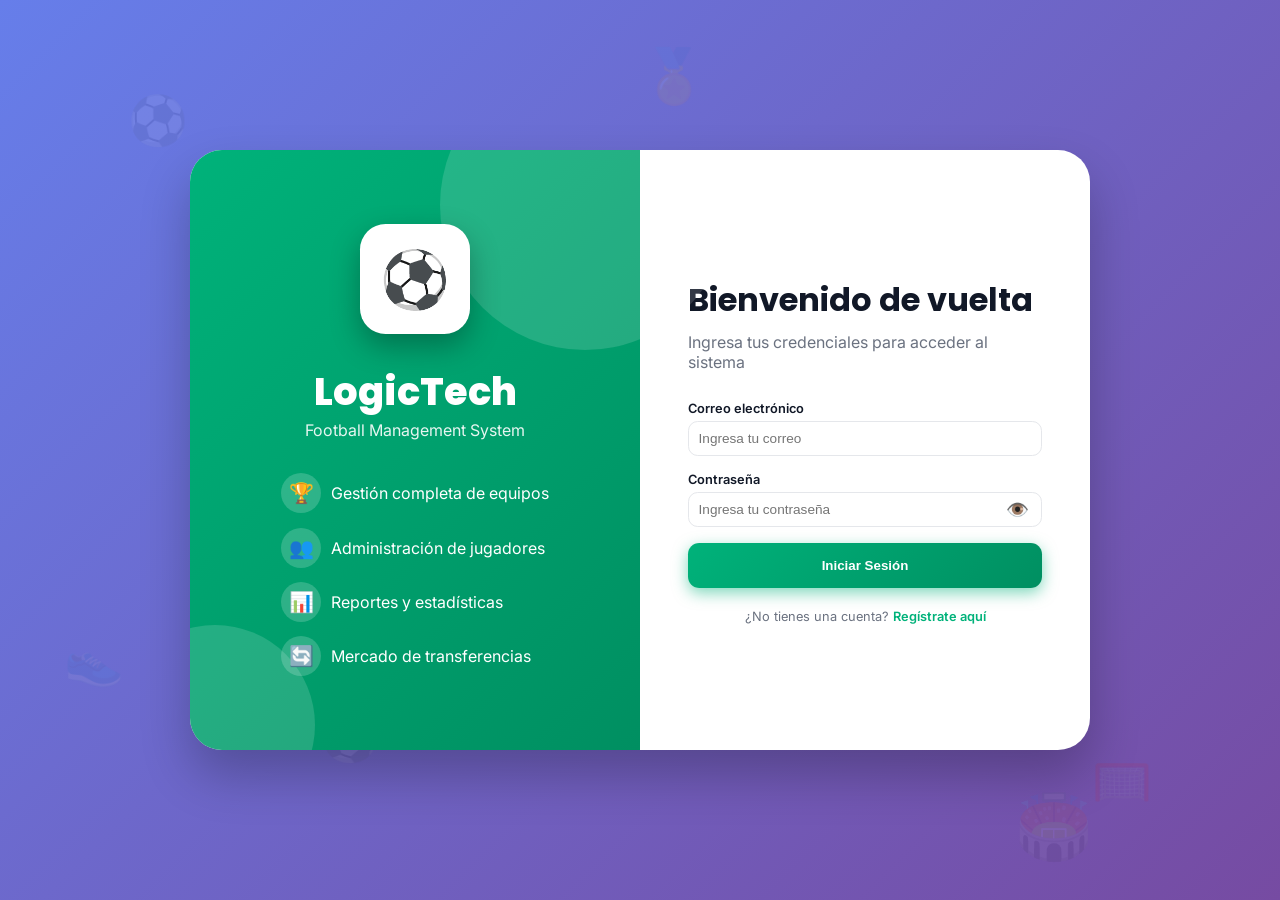
<file: app/FRONT/templates/transferencias.html>
<!DOCTYPE html>
<html lang="es">
<head>
  <meta charset="UTF-8" />
  <title>Transferencias | LogicTech Football</title>
  <meta name="viewport" content="width=device-width,initial-scale=1.0" />
  <link href="https://fonts.googleapis.com/css2?family=Inter:wght@300;400;500;600;700;800&family=Poppins:wght@400;500;600;700;800&display=swap" rel="stylesheet" />
  <link rel="stylesheet" href="../static/css/main.css" />
  <link rel="stylesheet" href="../static/css/transferencias.css" />
</head>
<body>
  <div class="app-container">
    <aside class="sidebar">
      <div class="sidebar-header">
        <a href="index.html" class="logo">
          <div class="logo-icon">⚽</div>
          <div class="logo-text">
            <span class="logo-title">LogicTech</span>
            <span class="logo-subtitle">Football Manager</span>
          </div>
        </a>
      </div>
      <nav class="sidebar-nav">
        <div class="nav-section">
          <h3 class="nav-section-title">Principal</h3>
          <div class="nav-item">
            <a href="index.html" class="nav-link">
              <span class="nav-icon">📊</span>
              <span class="nav-text">Dashboard</span>
            </a>
          </div>
        </div>
        <div class="nav-section">
          <h3 class="nav-section-title">Gestión</h3>
          <div class="nav-item">
            <a href="equipos.html" class="nav-link">
              <span class="nav-icon">🏆</span>
              <span class="nav-text">Equipos</span>
            </a>
          </div>
          <div class="nav-item">
            <a href="jugadores.html" class="nav-link">
              <span class="nav-icon">👤</span>
              <span class="nav-text">Jugadores</span>
            </a>
          </div>
          <div class="nav-item">
            <a href="partidos.html" class="nav-link">
              <span class="nav-icon">📅</span>
              <span class="nav-text">Partidos</span>
            </a>
          </div>
          <div class="nav-item">
            <a href="transferencias.html" class="nav-link active">
              <span class="nav-icon">🔄</span>
              <span class="nav-text">Transferencias</span>
            </a>
          </div>
        </div>
        <div class="nav-section">
          <h3 class="nav-section-title">Contenido</h3>
          <div class="nav-item">
            <a href="noticias.html" class="nav-link">
              <span class="nav-icon">📰</span>
              <span class="nav-text">Noticias</span>
            </a>
          </div>
        </div>
        <div class="nav-section">
          <h3 class="nav-section-title">Análisis</h3>
          <div class="nav-item">
            <a href="reportes.html" class="nav-link">
              <span class="nav-icon">📈</span>
              <span class="nav-text">Reportes</span>
            </a>
          </div>
        </div>
        <div class="nav-section">
          <h3 class="nav-section-title">Sesión</h3>
          <div class="nav-item">
            <a href="login.html" class="nav-link" id="logout-link">
              <span class="nav-icon">🚪</span>
              <span class="nav-text">Cerrar sesión</span>
            </a>
          </div>
        </div>
      </nav>
    </aside>

    <main class="main-content">
      <header class="header">
        <div class="header-left">
          <h1 class="page-title"><span class="page-title-icon">🔄</span>Mercado de transferencias</h1>
          <div class="breadcrumb">
            <span class="breadcrumb-item">Inicio</span>
            <span class="breadcrumb-separator">/</span>
            <span class="breadcrumb-item">Transferencias</span>
          </div>
        </div>
        <div class="header-right">
          <button class="btn btn-primary" id="btn-nueva-transferencia">➕ Nueva transferencia</button>
        </div>
      </header>

      <div class="content">
        <div class="card">
          <h2 class="card-title">Transferencias registradas</h2>
          <div class="table-container" id="transfer-table-container">
            <table class="table" id="transfer-table">
              <thead>
                <tr>
                  <th>ID</th>
                  <th>Jugador</th>
                  <th>Desde</th>
                  <th>Hacia</th>
                  <th>Monto</th>
                  <th>Fecha</th>
                  <th>Estado</th>
                  <th>Acciones</th>
                </tr>
              </thead>
              <tbody>
                <tr>
                  <td colspan="8" class="text-center muted">Cargando...</td>
                </tr>
              </tbody>
            </table>
          </div>
        </div>
      </div>
    </main>
  </div>

  <!-- Modal transferencia -->
  <div class="modal-overlay" id="transfer-modal" style="display:none;">
    <div class="modal">
      <div class="modal-header">
        <h2 class="modal-title" id="transfer-modal-title">Registrar transferencia</h2>
        <button class="modal-close" data-close-modal>×</button>
      </div>
      <div class="modal-body">
        <form id="transfer-form">
          <input type="hidden" id="transfer-id" />
          <div class="form-group">
            <label class="form-label" for="transfer-jugador">Jugador</label>
            <select id="transfer-jugador" class="form-control"></select>
          </div>
          <div class="form-group">
            <label class="form-label" for="transfer-desde">Desde</label>
            <select id="transfer-desde" class="form-control"></select>
          </div>
          <div class="form-group">
            <label class="form-label" for="transfer-hacia">Hacia</label>
            <select id="transfer-hacia" class="form-control"></select>
          </div>
          <div class="form-group">
            <label class="form-label" for="transfer-monto">Monto</label>
            <input id="transfer-monto" type="number" class="form-control" min="0" step="1000" />
          </div>
          <div class="form-group">
            <label class="form-label" for="transfer-fecha">Fecha</label>
            <input id="transfer-fecha" type="date" class="form-control" />
          </div>
        </form>
      </div>
      <div class="modal-footer">
        <button class="btn btn-secondary" data-close-modal>Cancelar</button>
        <button class="btn btn-primary" id="btn-guardar-transferencia">Guardar</button>
      </div>
    </div>
  </div>

  <div class="toast-container" id="toast-container"></div>

  <script src="../static/js/config.js"></script>
  <script src="../static/js/api.js"></script>
  <script src="../static/js/ui.js"></script>
  <script src="../static/js/transferencias.js"></script>
</body>
</html>
</file>
<file: app/FRONT/static/css/main.css>
:root {
  --primary-color: #00b27a;
  --primary-dark: #008f61;
  --secondary-color: #1a1d29;
  --bg: #f3f4f6;
  --sidebar: #0f172a;
  --card: #ffffff;
  --gray-50: #f9fafb;
  --gray-100: #f3f4f6;
  --gray-200: #e5e7eb;
  --gray-300: #d1d5db;
  --gray-500: #6b7280;
  --gray-600: #4b5563;
  --gray-700: #374151;
  --gray-900: #111827;
  --error: #ef4444;
  --success: #10b981;
  --info: #3b82f6;
  --radius-lg: 1rem;
  --radius-md: 0.75rem;
  --radius-sm: 0.5rem;
  --font-primary: 'Inter', -apple-system, BlinkMacSystemFont, 'Segoe UI', sans-serif;
  --font-secondary: 'Poppins', sans-serif;
}

* {
  margin: 0;
  padding: 0;
  box-sizing: border-box;
}

body {
  font-family: var(--font-primary);
  background: var(--bg);
  color: var(--gray-900);
  min-height: 100vh;
}

a {
  text-decoration: none;
  color: inherit;
}

.app-container {
  display: flex;
  min-height: 100vh;
}

.sidebar {
  width: 250px;
  background: var(--sidebar);
  color: #fff;
  display: flex;
  flex-direction: column;
  padding: 1.5rem 1rem;
}

.sidebar-header {
  margin-bottom: 1.5rem;
}

.logo {
  display: flex;
  align-items: center;
  gap: 0.75rem;
}

.logo-icon {
  width: 42px;
  height: 42px;
  background: rgba(255, 255, 255, 0.15);
  border-radius: 1rem;
  display: flex;
  align-items: center;
  justify-content: center;
  font-size: 1.6rem;
}

.logo-text {
  display: flex;
  flex-direction: column;
  line-height: 1.1;
}

.logo-title {
  font-weight: 700;
}

.logo-subtitle {
  font-size: 0.7rem;
  opacity: 0.7;
}

.sidebar-nav {
  flex: 1;
  display: flex;
  flex-direction: column;
  gap: 1.25rem;
}

.nav-section-title {
  font-size: 0.65rem;
  text-transform: uppercase;
  letter-spacing: .1em;
  opacity: .4;
  margin-bottom: .5rem;
}

.nav-item + .nav-item {
  margin-top: .4rem;
}

.nav-link {
  display: flex;
  align-items: center;
  gap: .6rem;
  padding: .45rem .5rem;
  border-radius: .6rem;
  color: rgba(255,255,255,.8);
  transition: .15s;
}

.nav-link:hover,
.nav-link.active {
  background: rgba(255,255,255,.1);
  color: #fff;
}

.nav-icon {
  font-size: 1.15rem;
}

.main-content {
  flex: 1;
  display: flex;
  flex-direction: column;
  min-height: 100vh;
}

.header {
  display: flex;
  justify-content: space-between;
  align-items: center;
  padding: 1.25rem 1.5rem;
  background: #fff;
  border-bottom: 1px solid var(--gray-200);
}

.page-title {
  display: flex;
  align-items: center;
  gap: .6rem;
  font-weight: 700;
  font-size: 1.3rem;
}

.page-title-icon {
  font-size: 1.4rem;
}

.breadcrumb {
  margin-top: .25rem;
  font-size: .75rem;
  color: var(--gray-500);
}

.breadcrumb-separator {
  margin: 0 .35rem;
}

.header-right {
  display: flex;
  gap: 1rem;
  align-items: center;
}

.search-bar {
  background: var(--gray-100);
  border-radius: .75rem;
  display: flex;
  align-items: center;
  padding: .35rem .7rem;
  gap: .35rem;
}

.search-input {
  background: transparent;
  border: none;
  outline: none;
  font-size: .85rem;
}

.user-profile {
  display: flex;
  gap: .5rem;
  align-items: center;
}

.user-avatar {
  width: 34px;
  height: 34px;
  background: var(--primary-color);
  border-radius: .75rem;
  display: flex;
  align-items: center;
  justify-content: center;
  color: #fff;
  font-weight: 700;
}

.user-info {
  line-height: 1.1;
}

.user-name {
  font-weight: 600;
  font-size: .85rem;
}

.user-role {
  font-size: .7rem;
  color: var(--gray-500);
}

.content {
  padding: 1.5rem 1.5rem 2rem;
  flex: 1;
}

.card {
  background: #fff;
  border-radius: 1rem;
  padding: 1.25rem 1.25rem 1.4rem;
  box-shadow: 0 10px 35px rgba(15,23,42,.03);
  margin-bottom: 1.5rem;
}

.card-title {
  font-weight: 600;
  margin-bottom: 1rem;
}

.table-container {
  width: 100%;
  overflow-x: auto;
}

.table {
  width: 100%;
  border-collapse: collapse;
  background: #fff;
}

.table th,
.table td {
  padding: .6rem .7rem;
  border-bottom: 1px solid var(--gray-200);
  text-align: left;
  font-size: .85rem;
}

.table th {
  background: #f9fafb;
  font-weight: 600;
}

.text-center {
  text-align: center;
}

.muted {
  color: var(--gray-500);
}

.btn {
  border: none;
  border-radius: .6rem;
  padding: .55rem 1.05rem;
  cursor: pointer;
  font-weight: 600;
  display: inline-flex;
  align-items: center;
  gap: .35rem;
}

.btn-primary {
  background: linear-gradient(135deg, var(--primary-color), var(--primary-dark));
  color: #fff;
}

.btn-secondary {
  background: var(--gray-100);
  color: var(--gray-700);
}

.btn-danger {
  background: #fecdd3;
  color: #881337;
}

.form-group {
  margin-bottom: 1rem;
}

.form-label {
  display: block;
  margin-bottom: .35rem;
  font-weight: 600;
  font-size: .8rem;
}

.form-label-required::after {
  content: ' *';
  color: var(--error);
}

.form-control {
  width: 100%;
  padding: .55rem .6rem;
  border: 1.5px solid #e5e7eb;
  border-radius: .6rem;
  outline: none;
  font-size: .85rem;
  transition: .15s;
  background: #fff;
}

.form-control:focus {
  border-color: rgba(0,178,122,.6);
  box-shadow: 0 0 0 3px rgba(0,178,122,.05);
}

.modal-overlay {
  position: fixed;
  inset: 0;
  background: rgba(15,23,42,.34);
  display: flex;
  align-items: center;
  justify-content: center;
  z-index: 5000;
}

.modal {
  background: #fff;
  border-radius: 1rem;
  width: min(90%, 520px);
  max-height: 90vh;
  overflow-y: auto;
  box-shadow: 0 14px 50px rgba(15,23,42,.25);
}

.modal-lg {
  width: min(95%, 900px);
}

.modal-header {
  padding: 1.1rem 1.25rem;
  border-bottom: 1px solid #e5e7eb;
  display: flex;
  justify-content: space-between;
  align-items: center;
}

.modal-title {
  font-weight: 600;
}

.modal-body {
  padding: 1rem 1.25rem;
}

.modal-footer {
  padding: 1rem 1.25rem;
  border-top: 1px solid #e5e7eb;
  display: flex;
  justify-content: flex-end;
  gap: .6rem;
}

.modal-close {
  background: transparent;
  border: none;
  font-size: 1.5rem;
  cursor: pointer;
}

.toast-container {
  position: fixed;
  right: 1.5rem;
  top: 1.5rem;
  display: flex;
  flex-direction: column;
  gap: .65rem;
  z-index: 9999;
}

.toast {
  background: #fff;
  border-radius: .75rem;
  box-shadow: 0 12px 30px rgba(15,23,42,.3);
  padding: .7rem 1.1rem;
  display: flex;
  align-items: center;
  gap: .5rem;
  min-width: 280px;
  animation: slideIn .25s ease-out;
}

.toast-error {
  border-left: 4px solid var(--error);
}

.toast-success {
  border-left: 4px solid var(--primary-color);
}

.toast-info {
  border-left: 4px solid var(--info);
}

@keyframes slideIn {
  from { transform: translateX(120%); opacity: 0; }
  to { transform: translateX(0); opacity: 1; }
}

.d-none { display: none !important; }

.grid-2 {
  display: grid;
  grid-template-columns: repeat(auto-fit,minmax(330px,1fr));
  gap: 1.5rem;
}

.gap-1 { gap: 1rem; }

.center-full {
  text-align: center;
  grid-column: 1 / -1;
}

@media (max-width: 980px) {
  .sidebar {
    display: none;
  }
  .main-content {
    margin-left: 0;
  }
}
</file>
<file: app/FRONT/static/css/dashboard.css>
.stats-grid {
  display: grid;
  grid-template-columns: repeat(auto-fit, minmax(180px,1fr));
  gap: 1rem;
  margin-bottom: 1.5rem;
}
.stat-card {
  background: #fff;
  border-radius: 1rem;
  padding: 1.1rem 1.1rem 1rem;
  box-shadow: 0 14px 30px rgba(15,23,42,.02);
}
.stat-title {
  font-size: .8rem;
  color: var(--gray-500);
}
.stat-value {
  font-size: 2.3rem;
  font-weight: 700;
  margin-top: .4rem;
  margin-bottom: .45rem;
}
.stat-footer {
  font-size: .72rem;
  color: var(--gray-400);
}
.matches-grid {
  display: grid;
  grid-template-columns: repeat(auto-fit, minmax(220px,1fr));
  gap: .9rem;
}
.match-card {
  background: #fff;
  border-radius: .8rem;
  padding: .75rem .85rem;
  border: 1px solid rgba(15,23,42,.03);
}
.badge {
  padding: .25rem .6rem;
  border-radius: .65rem;
  font-size: .65rem;
  font-weight: 600;
}
.badge-success { background: rgba(16,185,129,.12); color: #047857; }
.badge-info { background: rgba(59,130,246,.12); color: #1d4ed8; }
.badge-error { background: rgba(239,68,68,.12); color: #b91c1c; }
</file>
<file: app/FRONT/static/css/equipos.css>
.card {
  margin-bottom: 1.5rem;
}

#equipos-table td:last-child {
  width: 120px;
}

.flex {
  display: flex;
}

.gap-1 {
  gap: .35rem;
}

.btn-sm {
  padding: .3rem .6rem;
  font-size: .7rem;
  border-radius: .45rem;
}
</file>
<file: app/FRONT/static/css/jugadores.css>
.card {
  margin-bottom: 1.5rem;
}

#jugadores-table td:last-child {
  width: 120px;
}

.btn-sm {
  padding: .3rem .6rem;
  font-size: .7rem;
  border-radius: .45rem;
}
</file>
<file: app/FRONT/static/css/login.css>
.login-body {
  background: linear-gradient(135deg, #667eea 0%, #764ba2 100%);
  display: flex;
  min-height: 100vh;
  align-items: center;
  justify-content: center;
  position: relative;
  overflow: hidden;
}
.background-animation {
  position: fixed;
  inset: 0;
  z-index: 0;
}
.football-icon {
  position: absolute;
  font-size: 3rem;
  opacity: 0.08;
  animation: float 20s infinite ease-in-out;
}
@keyframes float {
  0%,100% { transform: translateY(0) rotate(0); }
  50% { transform: translateY(-40px) rotate(360deg); }
}

/* nuevas posiciones de íconos */
.football-icon:nth-child(1) { top: 10%; left: 10%; animation-delay: 0s; }
.football-icon:nth-child(2) { top: 20%; right: 15%; animation-delay: 2s; }
.football-icon:nth-child(3) { bottom: 15%; left: 25%; animation-delay: 4s; }
.football-icon:nth-child(4) { bottom: 10%; right: 10%; animation-delay: 6s; }
.football-icon:nth-child(5) { top: 50%; left: 50%; animation-delay: 1s; transform: scale(1.2); }
.football-icon:nth-child(6) { top: 70%; left: 5%; animation-delay: 3s; }
.football-icon:nth-child(7) { top: 35%; right: 40%; animation-delay: 5s; transform: scale(0.8); }
.football-icon:nth-child(8) { bottom: 30%; left: 60%; animation-delay: 7s; transform: rotate(45deg); }
.football-icon:nth-child(9) { top: 5%; right: 45%; animation-delay: 9s; transform: scale(1.1); }
.football-icon:nth-child(10) { bottom: 5%; left: 80%; animation-delay: 11s; transform: scale(1.3); }

.login-container {
  position: relative;
  z-index: 1;
  background: #fff;
  border-radius: 2rem;
  overflow: hidden;
  max-width: 900px;
  width: 90%;
  display: grid;
  grid-template-columns: 1fr 1fr;
  min-height: 600px;
  box-shadow: 0 25px 50px rgba(0,0,0,.24);
  animation: slideUp .35s ease-out;
}
@keyframes slideUp {
  from { opacity: 0; transform: translateY(28px); }
  to { opacity: 1; transform: translateY(0); }
}
.login-branding {
  background: linear-gradient(135deg, #00b27a, #008f61);
  padding: 3.2rem 3rem;
  display: flex;
  flex-direction: column;
  justify-content: center;
  align-items: center;
  color: #fff;
  position: relative;
}
.login-branding::before,
.login-branding::after {
  content: "";
  position: absolute;
  border-radius: 50%;
  background: rgba(255,255,255,.14);
}
.login-branding::before {
  width: 290px;
  height: 290px;
  top: -90px;
  right: -90px;
}
.login-branding::after {
  width: 200px;
  height: 200px;
  bottom: -75px;
  left: -75px;
}
.brand-logo {
  width: 110px;
  height: 110px;
  background: #fff;
  border-radius: 1.6rem;
  display: flex;
  align-items: center;
  justify-content: center;
  color: #00b27a;
  font-size: 3.5rem;
  margin-bottom: 1.8rem;
  box-shadow: 0 12px 30px rgba(0,0,0,.3);
  z-index: 1;
}
.brand-title {
  font-family: var(--font-secondary);
  font-size: 2.4rem;
  font-weight: 800;
  z-index: 1;
}
.brand-subtitle {
  opacity: .9;
  margin-bottom: 2.1rem;
}
.brand-features {
  display: flex;
  flex-direction: column;
  gap: .9rem;
  z-index: 1;
}
.feature-item {
  display: flex;
  align-items: center;
  gap: .6rem;
}
.feature-icon {
  width: 40px;
  height: 40px;
  background: rgba(255,255,255,.18);
  border-radius: 9999px;
  display: flex;
  align-items: center;
  justify-content: center;
  font-size: 1.25rem;
}
.login-form-container {
  padding: 3rem;
  display: flex;
  flex-direction: column;
  justify-content: center;
}
.login-title {
  font-family: var(--font-secondary);
  font-size: 2rem;
  margin-bottom: .5rem;
}
.login-subtitle {
  color: var(--gray-500);
  margin-bottom: 1.8rem;
}
.password-field {
  position: relative;
}
.password-toggle {
  position: absolute;
  right: .8rem;
  top: 50%;
  transform: translateY(-50%);
  background: none;
  border: none;
  cursor: pointer;
  font-size: 1.15rem;
  color: var(--gray-500);
}
.remember-forgot {
  display: flex;
  justify-content: space-between;
  align-items: center;
  margin-bottom: 1.3rem;
  gap: .8rem;
}
.remember-me {
  display: flex;
  align-items: center;
  gap: .45rem;
  font-size: .82rem;
}
.forgot-password {
  font-size: .8rem;
  color: var(--primary-color);
  font-weight: 600;
}
.btn-login {
  width: 100%;
  padding: .95rem;
  border-radius: .7rem;
  border: none;
  background: linear-gradient(135deg, #00b27a, #008f61);
  color: #fff;
  font-weight: 700;
  cursor: pointer;
  display: flex;
  justify-content: center;
  gap: .65rem;
  align-items: center;
  position: relative;
  overflow: hidden;
  box-shadow: 0 5px 15px rgba(0,178,122,.5);
}
.btn-login:disabled {
  opacity: .6;
  cursor: not-allowed;
}
.loading-spinner {
  width: 20px;
  height: 20px;
  border: 3px solid rgba(255,255,255,.35);
  border-top-color: #fff;
  border-radius: 9999px;
  animation: spin .7s linear infinite;
}
@keyframes spin {
  to { transform: rotate(360deg); }
}
.login-footer {
  margin-top: 1.3rem;
  text-align: center;
  font-size: .8rem;
  color: var(--gray-500);
}
.login-footer a {
  color: var(--primary-color);
  font-weight: 600;
}
.only-form {
  grid-template-columns: 1fr;
  max-width: 520px;
}
.wide {
  padding: 2.6rem;
}
@media (max-width: 900px) {
  .login-container {
    grid-template-columns: 1fr;
    max-width: 520px;
  }
  .login-branding {
    display: none;
  }
}
</file>
<file: app/FRONT/static/css/noticias.css>
.actions-bar {
  display: flex;
  justify-content: space-between;
  align-items: center;
  margin-bottom: 1.4rem;
  gap: 1rem;
}
.section-title {
  font-size: 1.4rem;
  font-weight: 600;
}
.section-subtitle {
  color: var(--gray-500);
  font-size: .85rem;
}
.actions-right {
  display: flex;
  gap: 1rem;
  align-items: center;
}
.view-selector {
  display: flex;
  gap: .4rem;
  background: var(--gray-100);
  padding: .25rem;
  border-radius: .6rem;
}
.view-btn {
  border: none;
  background: transparent;
  padding: .4rem .7rem;
  border-radius: .5rem;
  cursor: pointer;
}
.view-btn.active {
  background: #fff;
  box-shadow: 0 1px 3px rgba(15,23,42,.12);
}
.filters-bar {
  background: #fff;
  border-radius: 1rem;
  padding: 1rem 1.1rem;
  display: flex;
  gap: 1.1rem;
  flex-wrap: wrap;
  align-items: center;
  margin-bottom: 1.5rem;
}
.filter-group {
  display: flex;
  gap: .45rem;
  align-items: center;
}
.filter-label {
  font-weight: 600;
  font-size: .78rem;
  color: var(--gray-600);
}
.news-grid {
  display: grid;
  grid-template-columns: repeat(auto-fill, minmax(340px, 1fr));
  gap: 1.2rem;
}
.news-card {
  background: #fff;
  border-radius: 1rem;
  overflow: hidden;
  display: flex;
  flex-direction: column;
  box-shadow: 0 10px 35px rgba(15,23,42,.02);
  transition: .15s;
  cursor: pointer;
}
.news-card:hover {
  transform: translateY(-4px);
}
.news-image {
  height: 200px;
  background: linear-gradient(135deg, #00b27a, #008f61);
}
.news-image img {
  width: 100%;
  height: 100%;
  object-fit: cover;
}
.news-content {
  padding: 1.1rem 1.1rem .9rem;
  display: flex;
  flex-direction: column;
  gap: .65rem;
  flex: 1;
}
.news-title {
  font-family: var(--font-secondary);
  font-size: 1.1rem;
  font-weight: 700;
}
.news-meta {
  display: flex;
  gap: .75rem;
  font-size: .75rem;
  color: var(--gray-500);
}
.news-excerpt {
  color: var(--gray-600);
  font-size: .8rem;
  line-height: 1.4;
  flex: 1;
}
.news-tags {
  display: flex;
  gap: .35rem;
  flex-wrap: wrap;
}
.news-tag {
  background: rgba(0,178,122,.12);
  color: #047857;
  padding: .2rem .55rem;
  border-radius: 9999px;
  font-size: .65rem;
  font-weight: 600;
}
.news-footer {
  display: flex;
  justify-content: space-between;
  align-items: center;
  margin-top: .4rem;
  border-top: 1px solid #e5e7eb;
  padding-top: .5rem;
}
.pagination {
  margin-top: 1.2rem;
  display: flex;
  justify-content: flex-end;
  gap: .4rem;
}
.pagination button {
  border: 1px solid #e5e7eb;
  background: #fff;
  border-radius: .5rem;
  padding: .25rem .55rem;
  cursor: pointer;
}
@media (max-width: 980px) {
  .filters-bar {
    flex-direction: column;
    align-items: flex-start;
  }
  .news-grid {
    grid-template-columns: 1fr;
  }
}
</file>
<file: app/FRONT/static/css/partidos.css>
.card {
  margin-bottom: 1.5rem;
}

#partidos-table td:last-child {
  width: 120px;
}

.badge-info {
  background: rgba(59,130,246,.12);
  color: #1d4ed8;
}

.badge-success {
  background: rgba(16,185,129,.12);
  color: #047857;
}

.badge-error {
  background: rgba(239,68,68,.12);
  color: #b91c1c;
}

.btn-sm {
  padding: .3rem .6rem;
  font-size: .7rem;
  border-radius: .45rem;
}
</file>
<file: app/FRONT/static/css/transferencias.css>
.card {
  margin-bottom: 1.5rem;
}

#transfer-table td:last-child {
  width: 120px;
}

.btn-sm {
  padding: .3rem .6rem;
  font-size: .7rem;
  border-radius: .45rem;
}
</file>
